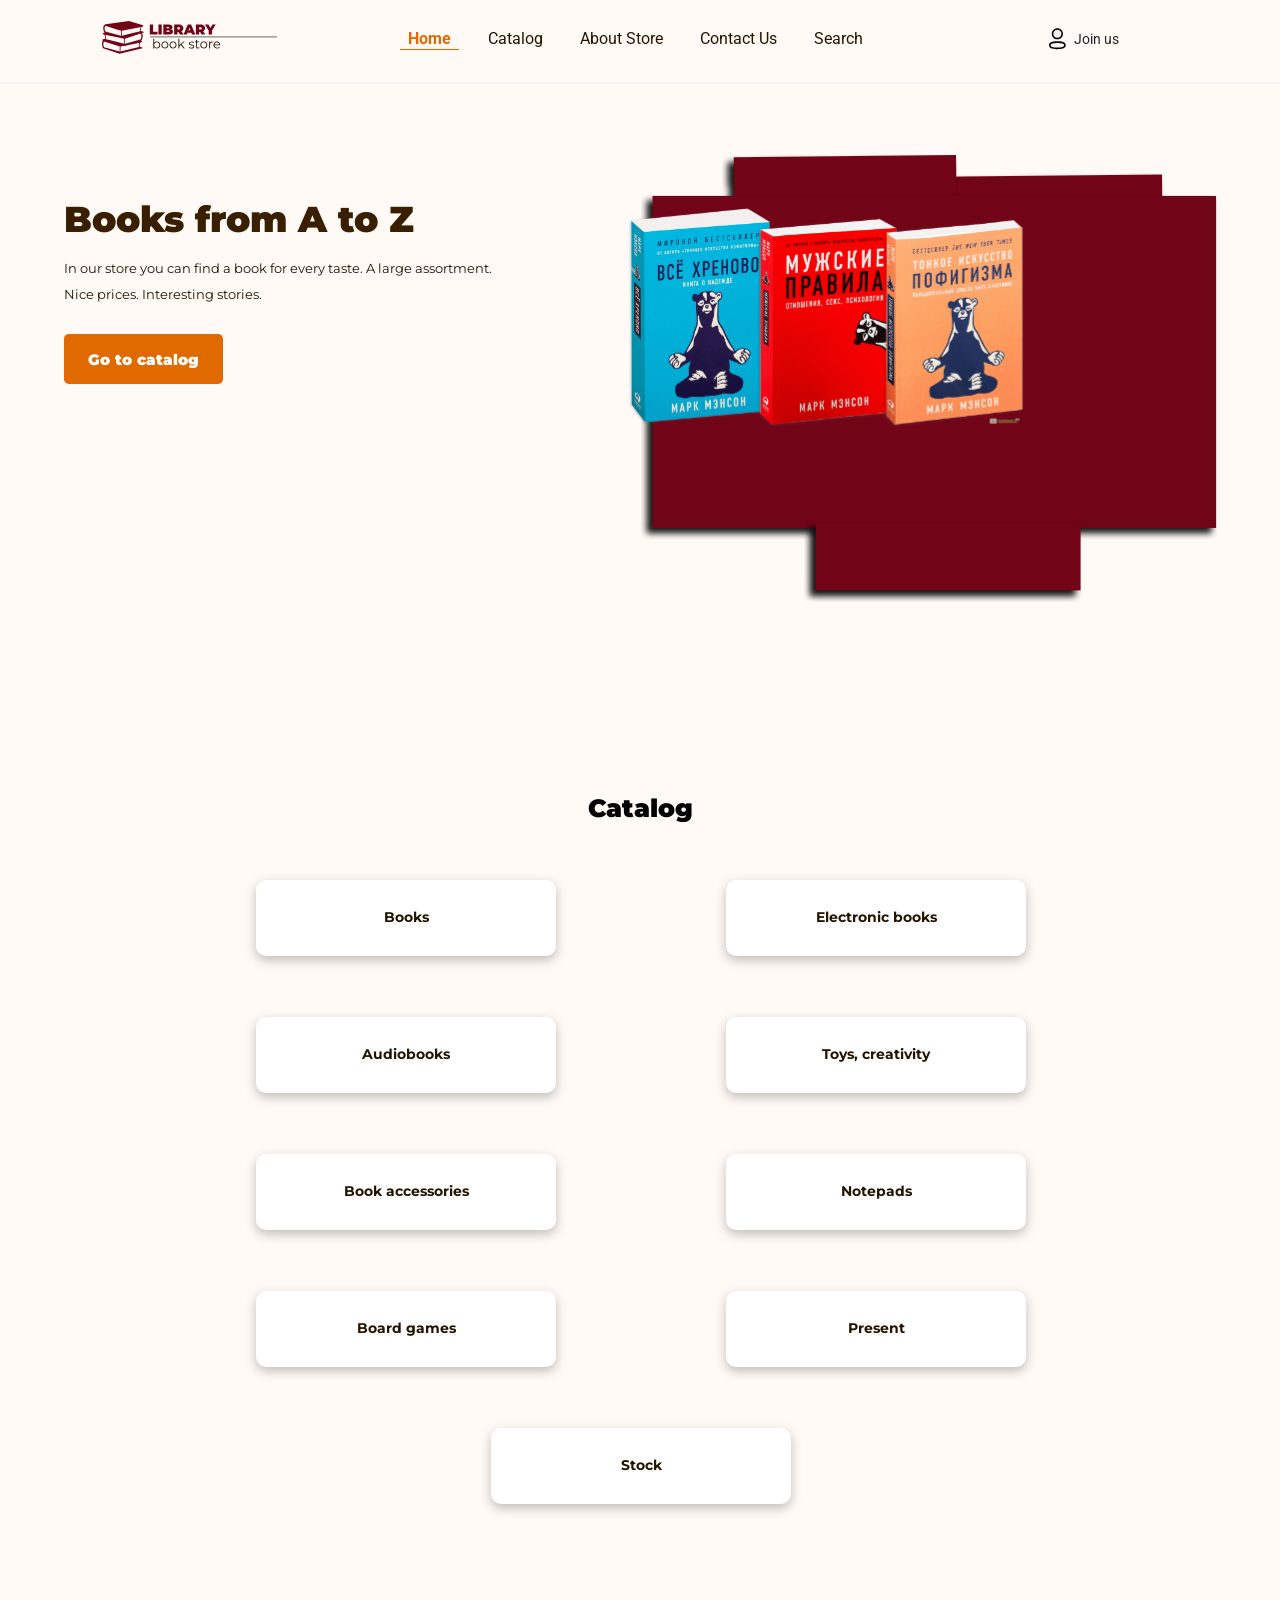
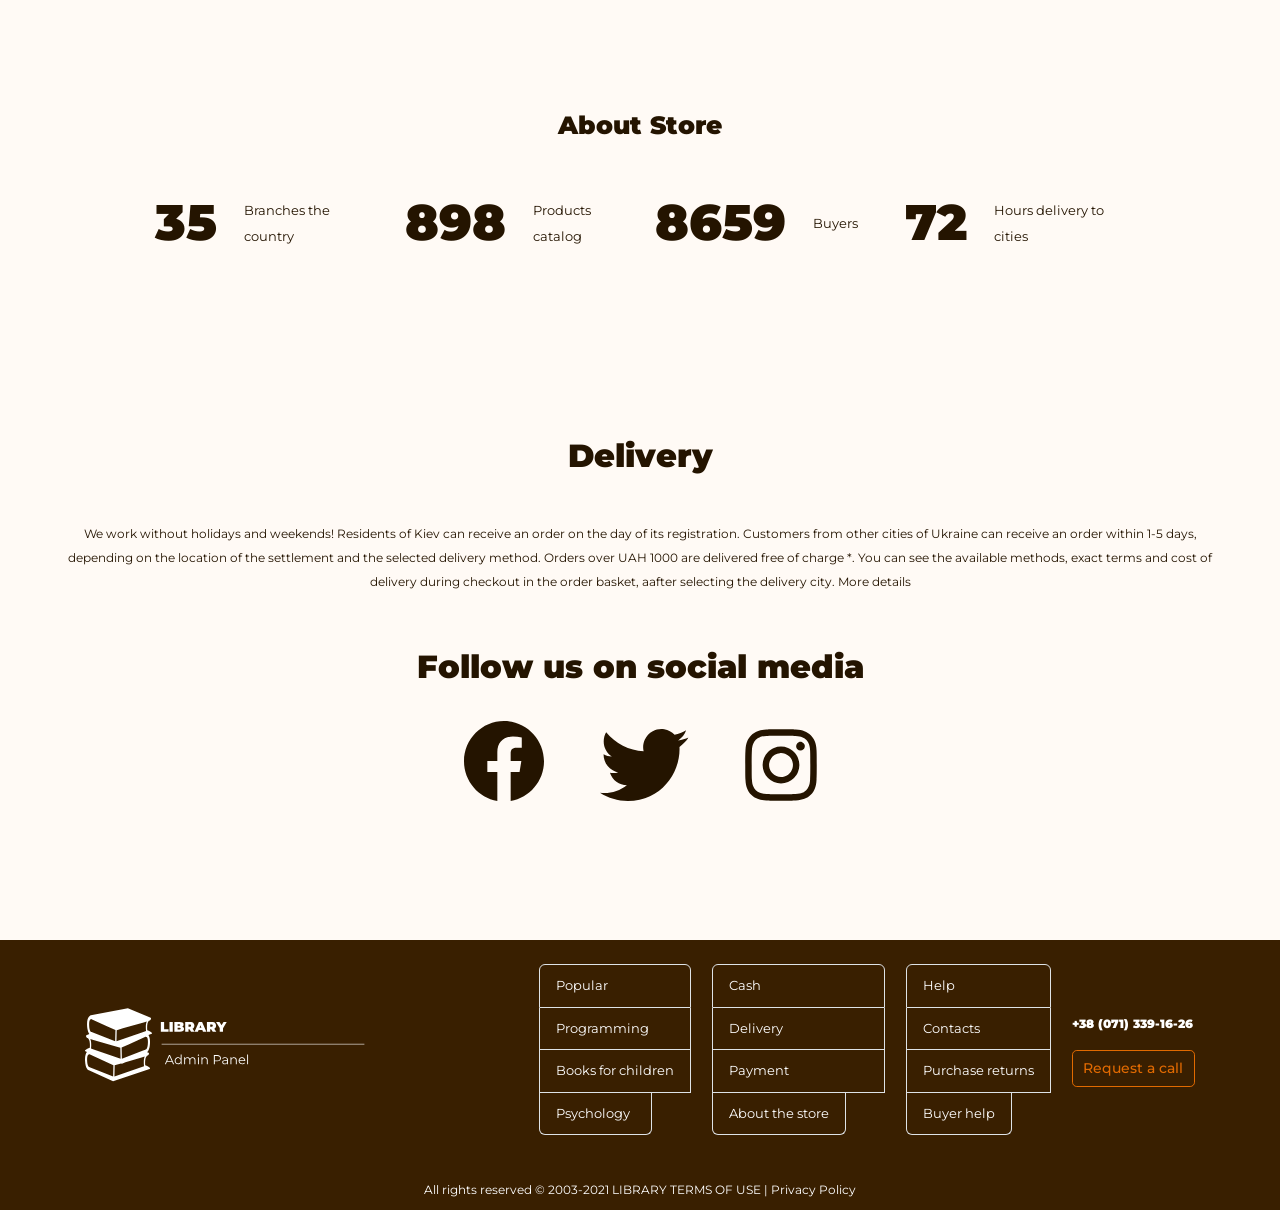
<file: index.html>
<!DOCTYPE html>
<html lang="en">
  <head>
    <meta charset="UTF-8" />
    <meta http-equiv="X-UA-Compatible" content="IE=edge" />
    <meta name="viewport" content="width=device-width, initial-scale=1.0" />
    <title>Home | Library Book Store</title>
    <link
      rel="shortcut icon"
      href="./src/assents/icons/book.svg"
      type="image/x-icon"
    />
    <!--Bootstrap Link-->
    <link
      href="https://cdn.jsdelivr.net/npm/bootstrap@5.0.2/dist/css/bootstrap.min.css"
      rel="stylesheet"
      integrity="sha384-EVSTQN3/azprG1Anm3QDgpJLIm9Nao0Yz1ztcQTwFspd3yD65VohhpuuCOmLASjC"
      crossorigin="anonymous"
    />
    <!--My Css Pages-->
    <link rel="stylesheet" href="./src/styles/general/global.css" />
    <link rel="stylesheet" href="./src/styles/pages/home.css" />
    <link rel="stylesheet" href="./src/styles/response/homeResponce.css" />
  </head>
  <body>
    <header id="header" class="pt-3 ">
      <div class="container d-flex justify-content-around align-items-center">
        <div id="logo">
          <a href="./index.html" id="link">
            <img src="./src/assents/icons/logo-color.svg " alt="" />
          </a>
        </div>
        <nav id="nav-header">
          <ul class="nav-list d-flex">
            <li class="nav-item">
              <a
                href="./index.html "
                id="active-item"
                class="nav-link nav-active"
                >Home</a
              >
            </li>
            <li class="nav-item">
              <a href="./src/pages/catolog.html" id="nav-link" class="nav-link"
                >Catalog</a
              >
            </li>
            <li class="nav-item">
              <a href="./src/pages/about.html" id="nav-link" class="nav-link"
                >About Store</a
              >
            </li>
            <li class="nav-item">
              <a href="./src/pages/contact.html" id="nav-link" class="nav-link"
                >Contact Us</a
              >
            </li>
            <li class="nav-item">
              <a href="./src/pages/search.html" id="nav-link" class="nav-link"
                >Search</a
              >
            </li>
          </ul>

          <div
            id="logo2"
            class="d-flex align-items-center"
            data-bs-toggle="modal"
            data-bs-target="#exampleModal"
          >
            <img src="./src/assents/icons/human.svg" alt="" id="images" />
            <p id="paragraf">Join us</p>
          </div>
        </nav>

        <div id="forResponsivePage">
          <img src="./src/assents/icons/human.svg" alt="" id="response-icon" />
          <img src="./src/assents/icons/hambuger.svg" alt="" />
        </div>
      </div>
    </header>

    <!--Main-->
    <main>
      <!--Section-1 -->
      <section id="section-1">
        <div id="left-container">
          <h2 id="title">Books from A to Z</h2>
          <p id="paragraf-1">
            In our store you can find a book for every taste. A large
            assortment. Nice prices. Interesting stories.
          </p>
          <button id="btn-catalog">
            <a href="./src/pages/catolog.html"> Go to catalog</a>
          </button>
        </div>

        <div id="right-container">
          <img src="./src/assents/images/fon.svg" alt="" class="images-1" />
          <img src="./src/assents/images/book.svg" alt="" class="images-2" />
        </div>
      </section>
      <!--section -2-->
      <section id="section-2">
        <h2 id="catalog-title">Catalog</h2>
        <div id="catalogs">
          <div class="catalog catalog-1"><a href="">Books</a></div>
          <div class="catalog catalog-2"><a href="">Electronic books</a></div>
          <div class="catalog catalog-3"><a href="">Audiobooks</a></div>
          <div class="catalog catalog-4"><a href="">Toys, creativity</a></div>
          <div class="catalog catalog-5"><a href="">Book accessories</a></div>
          <div class="catalog catalog-6"><a href="">Notepads</a></div>
          <div class="catalog catalog-7"><a href="">Board games</a></div>
          <div class="catalog catalog-8"><a href="">Present</a></div>
          <div class="catalog catalog-9"><a href="">Stock</a></div>
        </div>
      </section>
      <!--section 3-->

      <section id="section-3">
        <p class="h2 mb-4" id="about-store">About Store</p>
        <div id="store-details">
          <div class="store-detail">
            <span id="number">35</span>
            <p>Branches the country</p>
          </div>
          <div class="store-detail">
            <span id="number">898</span>
            <p>Products catalog</p>
          </div>
          <div class="store-detail">
            <span id="number">8659</span>
            <p>Buyers</p>
          </div>
          <div class="store-detail">
            <span id="number">72</span>
            <p>Hours delivery to cities</p>
          </div>
        </div>
      </section>
      <!--section 4-->
      <section id="section-4" class="mb-5">
        <div id="delivery" class="h2">Delivery</div>
        <div id="delivery-text">
          We work without holidays and weekends! Residents of Kiev can receive
          an order on the day of its registration. Customers from other cities
          of Ukraine can receive an order within 1-5 days, depending on the
          location of the settlement and the selected delivery method. Orders
          over UAH 1000 are delivered free of charge *. You can see the
          available methods, exact terms and cost of delivery during checkout in
          the order basket, aafter selecting the delivery city. More details
        </div>
      </section>
      <!--section-5-->
      <section id="section-5">
        <div class="social-media-text h2">Follow us on social media</div>
        <div class="social-media-icons">
          <img
            src="./src/assents/icons/facebook.svg"
            alt=""
            class="images-icon"
          />
          <img
            src="./src/assents/icons/twiter.svg"
            alt=""
            class="images-icon"
          />
          <img src="./src/assents/icons/instagram.svg" alt="" />
        </div>
      </section>
            <!-- Modal -->
            <div
            class="modal fade pb-3 "
            id="exampleModal"
            tabindex="-1"
            aria-labelledby="exampleModalLabel"
            aria-hidden="true"
          >
            <div class="modal-dialog">
              <div class="modal-content">
                <div class="modal-header border-bottom-0">
                  <button
                    type="button"
                    class="btn-close"
                    data-bs-dismiss="modal"
                    aria-label="Close"
                  ></button>
                </div>
                <div class="modal-body d-flex flex-column justify-content-between align-items-center pb-5" >
                  <h2 class="mb-3" id="modalJoin">Join Us</h2>
                  <input type="text" class="form-control mb-3 w-75" id="modalFullName" aria-describedby="emailHelp" placeholder="Full Name">
                  <input type="email" class="form-control mb-3 w-75" id="modalEmail" aria-describedby="emailHelp" placeholder="Email">

         <button class="w-75 mb-3 p-2 " id="modalBtn">Join</button>
                </div>
             
              </div>
            </div>
          </div>
    
    </main>
    <footer id="footer-logo" class="pt-3">
      <section id="footer-top">
        <div>
          <img src="./src/assents/images/logo-group.svg" alt="" />
        </div>

        <div class="footer-top-informations pt-2">
          <div class="footer-top-informaition">
            <ul class="list-group">
              <li class="list-group-item bg-transparent text-white">Popular</li>
              <li class="list-group-item bg-transparent text-white">
                Programming
              </li>
              <li class="list-group-item bg-transparent text-white">
                Books for children
              </li>
              <li class="list-group-item bg-transparent text-white">
                Psychology
              </li>
            </ul>
          </div>
          <div class="footer-top-informaition">
            <ul class="list-group">
              <li class="list-group-item bg-transparent text-white">Cash</li>
              <li class="list-group-item bg-transparent text-white">
                Delivery
              </li>
              <li class="list-group-item bg-transparent text-white">Payment</li>
              <li class="list-group-item bg-transparent text-white">
                About the store
              </li>
            </ul>
          </div>
          <div class="footer-top-informaition">
            <ul class="list-group">
              <li class="list-group-item bg-transparent text-white">Help</li>
              <li class="list-group-item bg-transparent text-white">
                Contacts
              </li>
              <li class="list-group-item bg-transparent text-white">
                Purchase returns
              </li>
              <li class="list-group-item bg-transparent text-white">
                Buyer help
              </li>
            </ul>
          </div>
          <div class="rigth-footer">
            <p class="footer-phoneNumber">+38 (071) 339-16-26</p>
            <button class="footer-btn">
              <a href="https://chat.whatsapp.com/FTxNmYyYr0aH3gF7mYYQ9E"
                >Request a call</a
              >
            </button>
          </div>
        </div>
      </section>
      <section id="footer-bottom">
        <div>
          All rights reserved © 2003-2021 LIBRARY TERMS OF USE | Privacy Policy
        </div>
      </section>
    </footer>
    <footer id="forResponseFooter">
      <section id="footer-top">
        <div>
          <img
            src="./src/assents/images/logo-group.svg"
            alt=""
            id="footer-img"
          />
        </div>
      </section>
      <section id="footer-main-forResponse">
        <nav id="footer-nav">
          <ul>
            <li><a href="">Home</a></li>
            <li><a href="">Catalog</a></li>
            <li><a href="">About</a></li>
            <li><a href="">Contact us</a></li>
            <li><a href="">Search</a></li>
          </ul>
        </nav>
      </section>
      <section id="footer-contact">
        <div class="rigth-footer">
          <p class="footer-phoneNumber">+38 (071) 339-16-26</p>
          <button class="footer-btn"><a href="">Request a call</a></button>
        </div>
      </section>
      <section id="footer-bottom">
        <div>Library BookStore EACamp</div>
        <div>© 2003-2023</div>
      </section>
    </footer>
    <!--Bootstrap Js-->
    <script
      src="https://cdn.jsdelivr.net/npm/bootstrap@5.0.2/dist/js/bootstrap.bundle.min.js"
      integrity="sha384-MrcW6ZMFYlzcLA8Nl+NtUVF0sA7MsXsP1UyJoMp4YLEuNSfAP+JcXn/tWtIaxVXM"
      crossorigin="anonymous"
    ></script>

    <script
      src="https://cdn.jsdelivr.net/npm/@popperjs/core@2.9.2/dist/umd/popper.min.js"
      integrity="sha384-IQsoLXl5PILFhosVNubq5LC7Qb9DXgDA9i+tQ8Zj3iwWAwPtgFTxbJ8NT4GN1R8p"
      crossorigin="anonymous"
    ></script>
    <script
      src="https://cdn.jsdelivr.net/npm/bootstrap@5.0.2/dist/js/bootstrap.min.js"
      integrity="sha384-cVKIPhGWiC2Al4u+LWgxfKTRIcfu0JTxR+EQDz/bgldoEyl4H0zUF0QKbrJ0EcQF"
      crossorigin="anonymous"
    ></script>
    <!--Jquery Js-->
    <!-- <script
      src="https://cdnjs.cloudflare.com/ajax/libs/jquery/3.7.0/jquery.min.js"
      integrity="sha512-3gJwYpMe3QewGELv8k/BX9vcqhryRdzRMxVfq6ngyWXwo03GFEzjsUm8Q7RZcHPHksttq7/GFoxjCVUjkjvPdw=="
      crossorigin="anonymous"
      referrerpolicy="no-referrer"
    ></script> -->
  </body>
</html>
</file>
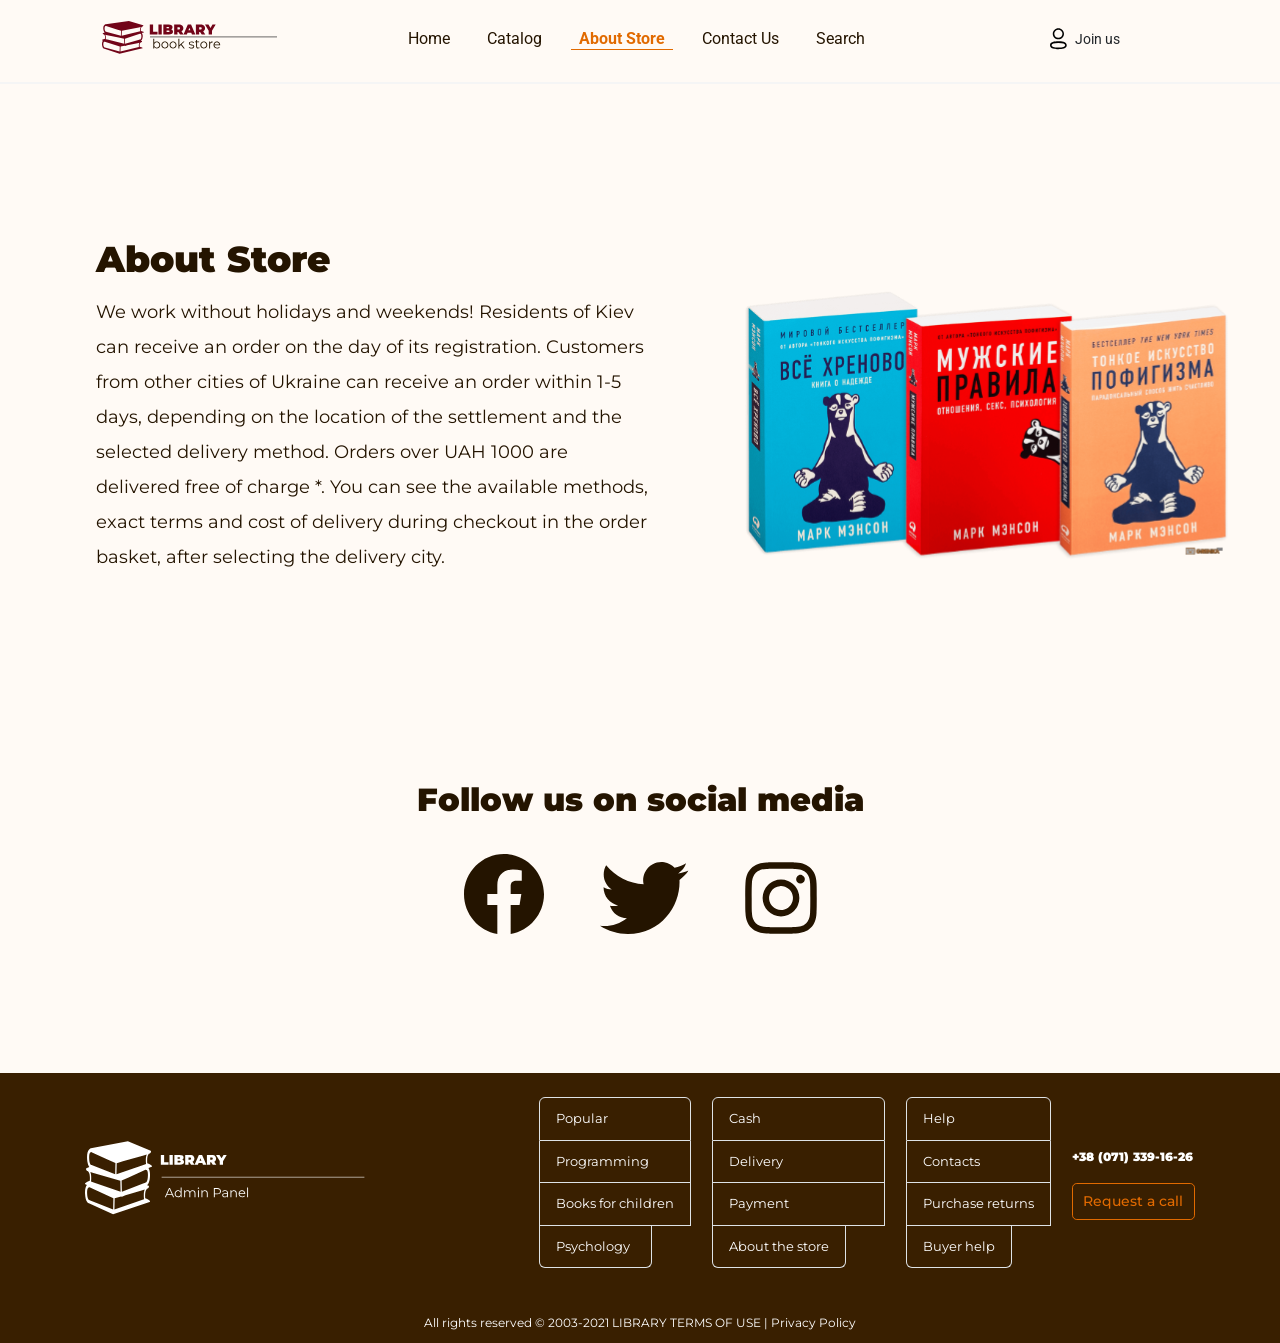
<file: src/pages/about.html>
<!DOCTYPE html>
<html lang="en">
  <head>
    <meta charset="UTF-8" />
    <meta http-equiv="X-UA-Compatible" content="IE=edge" />
    <meta name="viewport" content="width=device-width, initial-scale=1.0" />
    <title>About Store | Library Book Store</title>
    <link
      rel="shortcut icon"
      href="../assents/icons/book.svg"
      type="image/x-icon"
    />
    <!--Bootstrap Link-->
    <link
      href="https://cdn.jsdelivr.net/npm/bootstrap@5.0.2/dist/css/bootstrap.min.css"
      rel="stylesheet"
      integrity="sha384-EVSTQN3/azprG1Anm3QDgpJLIm9Nao0Yz1ztcQTwFspd3yD65VohhpuuCOmLASjC"
      crossorigin="anonymous"
    />
    <!--My Css Pages-->

    <link rel="stylesheet" href="../styles/general/global.css" />

    <link rel="stylesheet" href="../styles/pages/about.css" />
    <link rel="stylesheet" href="../styles/response/aboutResponse.css" />
  </head>
  <body>
    <header id="header" class="pt-3 ">
      <div class="container d-flex justify-content-around align-items-center">
        <div id="logo">
          <a href="/library-project/index.html" id="link">
            <img src="../assents/icons/logo-color.svg" alt="" />
          </a>
        </div>
        <nav id="nav-header">
          <ul class="nav-list d-flex">
            <li class="nav-item">
              <a
                href="/library-project/index.html"
                id="nav-link" 
                class="nav-link nav-active"
                >Home</a
              >
            </li>
            <li class="nav-item">
              <a href="../pages/catalog.html" id="nav-link" class="nav-link"
                >Catalog</a
              >
            </li>
            <li class="nav-item">
              <a href="../pages/about.html"  class="nav-link" id="active-item"
                >About Store</a
              >
            </li>
            <li class="nav-item">
              <a href="../pages/contact.html" id="nav-link" class="nav-link"
                >Contact Us</a
              >
            </li>
            <li class="nav-item">
              <a href="../pages/search.html" id="nav-link"   class="nav-link"
                >Search</a
              >
            </li>
          </ul>

          <div id="logo2" class="d-flex align-items-center" data-bs-toggle="modal" data-bs-target="#exampleModal">
            <img src="../assents/icons/human.svg" alt="" id="images" />
            <p id="paragraf">Join us</p>
          </div>
        </nav>

        <div id="forResponsivePage">
          <img src="../assents/icons/human.svg" alt="" id="response-icon" />
          <img src="../assents/icons/hambuger.svg" alt="" />
        </div>
      </div>
    </header>

    <main>
      <section id="section-about">
        <div id="left-section-about">
          <h3 id="about-Title">About Store</h3>
          <p id="about-Paragraf">
            We work without holidays and weekends! Residents of Kiev can receive
            an order on the day of its registration. Customers from other cities
            of Ukraine can receive an order within 1-5 days, depending on the
            location of the settlement and the selected delivery method. Orders
            over UAH 1000 are delivered free of charge *. You can see the
            available methods, exact terms and cost of delivery during checkout
            in the order basket, after selecting the delivery city.
          </p>
        </div>
        <div id="right-section-about">
          <img src="../assents/images/book.svg" alt="" id="about-bookImg">
        </div>
      </section>
      <section id="section-5">
        <div class="social-media-text h2">Follow us on social media</div>
        <div class="social-media-icons">
          <img
            src="../assents/icons/facebook.svg"
            alt=""
            class="images-icon"
          />
          <img
            src="../assents/icons/twiter.svg"
            alt=""
            class="images-icon"
          />
          <img src="../assents/icons/instagram.svg" alt="" />
        </div>
      </section>
            <!-- Modal -->
            <div
            class="modal fade pb-3 "
            id="exampleModal"
            tabindex="-1"
            aria-labelledby="exampleModalLabel"
            aria-hidden="true"
          >
            <div class="modal-dialog">
              <div class="modal-content">
                <div class="modal-header border-bottom-0">
                  <button
                    type="button"
                    class="btn-close"
                    data-bs-dismiss="modal"
                    aria-label="Close"
                  ></button>
                </div>
                <div class="modal-body d-flex flex-column justify-content-between align-items-center pb-5" >
                  <h2 class="mb-3" id="modalJoin">Join Us</h2>
                  <input type="text" class="form-control mb-3 w-75" id="modalFullName" aria-describedby="emailHelp" placeholder="Full Name">
                  <input type="email" class="form-control mb-3 w-75" id="modalEmail" aria-describedby="emailHelp" placeholder="Email">

         <button class="w-75 mb-3 p-2 " id="modalBtn">Join</button>
                </div>
             
              </div>
            </div>
          </div>

    </main>

    <footer id="footer-logo" class="pt-3">
      <section id="footer-top">
        <div>
          <img src="../assents/images/logo-group.svg" alt="" />
        </div>
    
        
        <div class="footer-top-informations pt-2">
          <div class="footer-top-informaition">
            <ul class="list-group ">
              <li class="list-group-item bg-transparent text-white">Popular</li>
              <li class="list-group-item bg-transparent text-white" >Programming</li>
              <li class="list-group-item bg-transparent text-white">Books for children</li>
              <li class="list-group-item bg-transparent text-white">Psychology</li>
            </ul>
          </div>
          <div class="footer-top-informaition">
            <ul class="list-group">
              <li class="list-group-item bg-transparent text-white">Cash </li>
              <li class="list-group-item bg-transparent text-white">Delivery</li>
              <li class="list-group-item bg-transparent text-white"> Payment</li>
              <li class="list-group-item bg-transparent text-white"> About the store</li>
            </ul>
          </div>
          <div class="footer-top-informaition">
            <ul class="list-group">
              <li class="list-group-item bg-transparent text-white">Help </li>
              <li class="list-group-item bg-transparent text-white">Contacts</li>
              <li class="list-group-item bg-transparent text-white"> Purchase returns</li>
              <li class="list-group-item bg-transparent text-white"> Buyer help</li>
            </ul>
          </div>
          <div class="rigth-footer">
            <p class="footer-phoneNumber">+38 (071) 339-16-26</p>
             <button class="footer-btn"> <a href="https://chat.whatsapp.com/FTxNmYyYr0aH3gF7mYYQ9E">Request a call</a> </button>
    
          </div>
        </div>
      </section>
      <section id="footer-bottom" >
        <div >All rights reserved © 2003-2021 LIBRARY TERMS OF USE | Privacy Policy</div>
      </section>
    </footer>
    <footer id="forResponseFooter">
      <section id="footer-top">
        <div>
          <img src="../assents/images/logo-group.svg" alt="" id="footer-img"/>
        </div>
      </section>
      <section id="footer-main-forResponse">
        <nav id="footer-nav">
          <ul>
            <li> <a href="/library-project/index.html">Home</a></li>
            <li><a href="./catalog.html">Catalog</a></li>
            <li><a href="./about.html">About</a></li>
            <li><a href="./contact.html">Contact us</a></li>
            <li><a href="./search.html">Search</a></li>
          </ul>
        </nav>
      </section>
      <section id="footer-contact">
        <div class="rigth-footer">
          <p class="footer-phoneNumber">+38 (071) 339-16-26</p>
           <button class="footer-btn"> <a href="">Request a call</a> </button>
    
        </div>
      </section>
      <section id="footer-bottom">
        <div>Library BookStore EACamp</div>
        <div>© 2003-2023</div>
      </section>
    </footer>    
    <!--Bootstrap Js -->
    <script
      src="https://cdn.jsdelivr.net/npm/bootstrap@5.0.2/dist/js/bootstrap.bundle.min.js"
      integrity="sha384-MrcW6ZMFYlzcLA8Nl+NtUVF0sA7MsXsP1UyJoMp4YLEuNSfAP+JcXn/tWtIaxVXM"
      crossorigin="anonymous"
    ></script>

    <script
      src="https://cdn.jsdelivr.net/npm/@popperjs/core@2.9.2/dist/umd/popper.min.js"
      integrity="sha384-IQsoLXl5PILFhosVNubq5LC7Qb9DXgDA9i+tQ8Zj3iwWAwPtgFTxbJ8NT4GN1R8p"
      crossorigin="anonymous"
    ></script>
    <script
      src="https://cdn.jsdelivr.net/npm/bootstrap@5.0.2/dist/js/bootstrap.min.js"
      integrity="sha384-cVKIPhGWiC2Al4u+LWgxfKTRIcfu0JTxR+EQDz/bgldoEyl4H0zUF0QKbrJ0EcQF"
      crossorigin="anonymous"
    ></script>
    <!--Jquery Js-->
    <script
      src="https://cdnjs.cloudflare.com/ajax/libs/jquery/3.7.0/jquery.min.js"
      integrity="sha512-3gJwYpMe3QewGELv8k/BX9vcqhryRdzRMxVfq6ngyWXwo03GFEzjsUm8Q7RZcHPHksttq7/GFoxjCVUjkjvPdw=="
      crossorigin="anonymous"
      referrerpolicy="no-referrer"
    ></script>
  </body>
</html>
</file>
<file: src/styles/general/global.css>
@import url("./reset.css");
@import url("./font.css");
@import url("./variable.css");
@import url("./header.css");
@import url("./footer.css");

body {
    max-height: 100vh;
    background-color: #ffffff;

}

/*ScrollBar */
::-webkit-scrollbar {
    width: 5px;
    background-color: #d3d3d3;
  }
  /* Handle */
  ::-webkit-scrollbar-thumb {
    background: var(--bgColor);
  }
</file>
<file: src/styles/pages/home.css>
body {
  background: #FFFAF5
}

  /*  section-1*/
  #section-1 {
    margin-top: 100px;
    display: flex;
    flex-wrap: wrap;
    justify-content: space-around;
    align-items: center;
  }
  #left-container {
    width: 450px;
  }

  #title {
    font-family: "Montserrat", sans-serif;
    font-size: 36px;
    font-weight: 900;
    line-height: 71px;
    letter-spacing: 0em;
    color: #391f00;
  }
  #paragraf-1 {
    font-family: "Montserrat", sans-serif;
    font-size: 13px;
    font-weight: 400;
    line-height: 26px;
    letter-spacing: 0em;
    color: var(--mainTextColor);
  }
  #btn-catalog {
    margin-top: 27px;
    padding: 11px 24px 10px 24px;
    background: #e16a00;
    cursor: pointer;
    border-radius: 0.3rem;
    border: none;
  }
  #btn-catalog a {
    color: #ffffff;
    font-family: "Montserrat", sans-serif;
    font-size: 15px;
    font-weight: 900;
    line-height: 29px;
    letter-spacing: 0em;
  }
  #btn-catalog:hover {
    background: #a75a16;
  }

  #right-container {
    width: 45%;
    position: relative;
  }
  .images-1 {
    display: block;
    width: 100%;
    position: absolute;
    top: -130px;
  }
  .images-2 {
    position: absolute;
    z-index: 1;
    left: -15px;
    top: -80px;
    width: 70%;
  }

  /* Section-2 */
  #section-2 {
    margin-top: 400px;
    display: flex;
    flex-direction: column;
    align-items: center;
    font-family: "Montserrat", sans-serif;

  }
  #catalog-title {
    margin-bottom: 47px;
    font-size: 25px;
    font-weight: 900;
    line-height: 49px;
    letter-spacing: 0em;
    color: #000000;
  }

  #catalogs {
    width: 75%;
    padding-left: 20px;
    display: flex;
    flex-wrap: wrap;
    align-items: center;
    justify-content: space-around;
  }
  .catalog {
    height: 76px;
    width: 300px;
    border-radius: 10px;
    margin-right: 18px;
    margin-bottom: 61px;
    background-color: #ffffff;
    box-shadow: 0px 4px 11px 0px #00000040;
    padding-top: 24px ;
    text-align: center;
  }
  .catalog a {
    color: var(--mainTextColor);
    font-size: 14px;
    font-weight: 700;
    line-height: 27px;
    letter-spacing: 0em;
  }

  /*section-3 */
  #section-3 {
    margin-top: 136px;
    display: flex;
    flex-wrap: wrap;
    flex-direction: column;
    justify-content: center;
    align-items: center;
    margin-bottom: 159px;
    font-family: "Montserrat", sans-serif;

  }
  #about-store{


  font-size: 25px;
  font-weight: 900;
  line-height: 49px;
  letter-spacing: 0em;
  color: var(--mainTextColor);

  }
  #store-details {
    display: flex;
    flex-wrap: wrap;
    align-items: center;
  }
  .store-detail {
    width: 220px;
    display: flex;
    align-items: center;
  }
  .store-detail:not(:last-child) {
    margin-right: 30px;
  }
  #number {

    margin-right: 27px;
    font-size: 50px;
    font-weight: 900;
    line-height: 98px;
    letter-spacing: 0em;
    color: var(--mainTextColor);
  }
  .store-detail p{

      font-size: 13px;
  font-weight: 400;
  line-height: 26px;
  letter-spacing: 0em;
  color: var(--mainTextColor);
  }

  /* section -4 */
   #section-4{
  display: flex;
  flex-direction: column;
  align-items: center;
  font-family: "Montserrat", sans-serif;

   }
  #delivery{
      margin-bottom: 42px;
  font-weight: 900;
  line-height: 49px;
  letter-spacing: 0em;
  color: var(--mainTextColor);

  }
   #delivery-text{
      width: 90%;
  font-size: 12px;
  font-weight: 400;
  line-height: 24px;
  letter-spacing: 0em;
  color: var(--mainTextColor);
  text-align: center;

   }
/* Modal Css  */
#modalJoin{
  font-family: "Montserrat", sans-serif;
font-size: 25px;
font-weight: 700;
line-height: 30px;
letter-spacing: 0em;
color:#000000;

}
#modalFullName::placeholder && #modalEmail::placeholder{
  font-family: 'Crimson Text', serif;
  font-size: 16px;
font-weight: 400;
line-height: 21px;
letter-spacing: 0em;
color: #797667;

}
#modalBtn{
  background-color: #E16A00 ;
  font-family: 'Crimson Text', serif;
font-size: 18px;
font-weight: 700;
line-height: 23px;
letter-spacing: 0em;
color: #FFFFFF;
border: none;
border-radius: 0.3rem;
cursor: pointer;
}
</file>
<file: src/styles/response/homeResponce.css>
@media only screen and (max-width: 468px) {
    #section-1{
        margin-top: 100px;
        margin-left: 20px;
    }
    /* section-1 */
    
    #left-container{
    width: 92%;
    }
    #title{
        font-size: 28px;
        margin-left: 15px;
    }
    #paragraf-1{
        text-align: center;
    }
    #btn-catalog{
        width: 90%;
        margin-left: 15px;
    }
    #right-container{
        width: 80%;
        top:150px
    }
    .images-1{
        width: 80%;
        margin-left: 20px;
    }
    .images-2{
        width: 70%;
        left: 30px;
        top: -100px;
    }
    /* section -2 */
    
    #section-2{
        position: relative;
        margin-bottom: 20px;
    }
    #catalog-title{
        margin-bottom: 30px;
        position: absolute;
        top: -120px;
    }
    .catalog {
        margin-bottom: 40px;
    }
    
    #section-3{
        margin-top: 80px;
    }
    #store-details{
        margin-left: 26px;
    }
    
    
    }
    
    @media only screen and (max-width: 768px) {
    #section-1{
        margin-top: 100px;
        margin-left: 20px;
    
    }
    #btn-catalog{
        width: 80%;
    }
    #right-container{
        width: 80%;
        top:150px
    }
    .images-1{
    width: 80%;
    object-fit: cover;
    }
    .images-2{
        width: 60%;
        left: 50px;
    }
    #section-3{
        margin-top: 10px;
    }
    #store-details{
        margin-left: 100px;
    }
    }
    
    /*footer */
</file>
<file: src/styles/pages/about.css>
body {
    background: #FFFAF5
}

#section-about{
    margin-top: 140px;
    margin-bottom: 200px;
    display: flex;
    justify-content: space-around;
    align-items: center;
    margin-left: 50px;
}
#left-section-about{
    width: 45%;
    
}

#right-section-about{
    width: 40%;
    padding-top: 50px;
}
#right-section-about img{
    width: 100%;
    display: block;
    object-fit: cover;
}
#about-Title{
    font-family: "Montserrat", sans-serif;
    font-size: 36px;
    font-weight: 900;
    line-height: 71px;
    letter-spacing: 0em;
color: #241400;    
}
#about-Paragraf{
    font-family: "Montserrat", sans-serif;
    font-size: 18px;
    font-weight: 400;
    line-height: 35px;
    letter-spacing: 0em;
    color: #241400;    

}
/* Modal Css  */
#modalJoin{
    font-family: "Montserrat", sans-serif;
  font-size: 25px;
  font-weight: 700;
  line-height: 30px;
  letter-spacing: 0em;
  color:#000000;
  
  }
  #modalFullName::placeholder && #modalEmail::placeholder{
    font-family: 'Crimson Text', serif;
    font-size: 16px;
  font-weight: 400;
  line-height: 21px;
  letter-spacing: 0em;
  color: #797667;
  
  }
  #modalBtn{
    background-color: #E16A00 ;
    font-family: 'Crimson Text', serif;
  font-size: 18px;
  font-weight: 700;
  line-height: 23px;
  letter-spacing: 0em;
  color: #FFFFFF;
  border: none;
  border-radius: 0.3rem;
  cursor: pointer;
  }
</file>
<file: src/styles/response/aboutResponse.css>
@media screen and (max-width: 992px) {

    #section-about{
        display: flex;
        flex-direction: column-reverse;
        align-items: center;
    }

    #left-section-about{
        width: 60%;
    }
    #right-section-about{
        width: 60%;
    }
}
</file>
